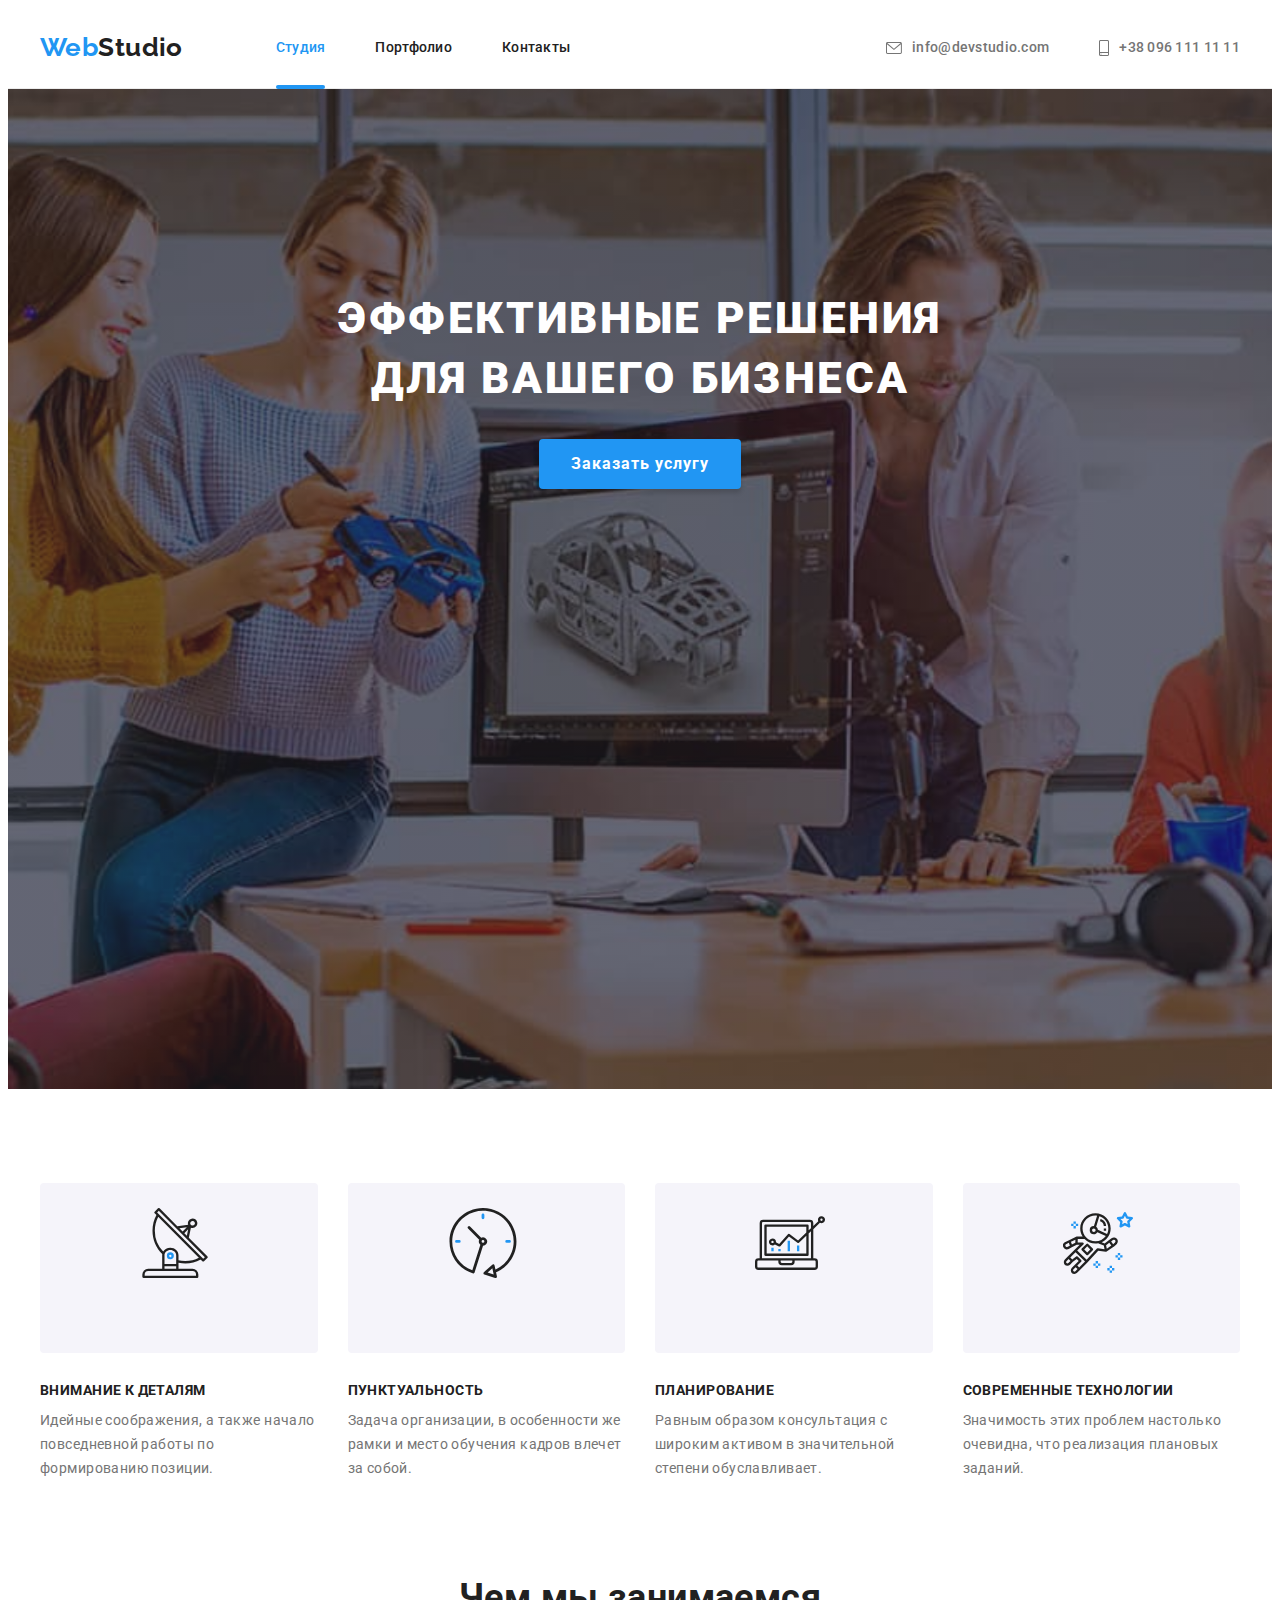
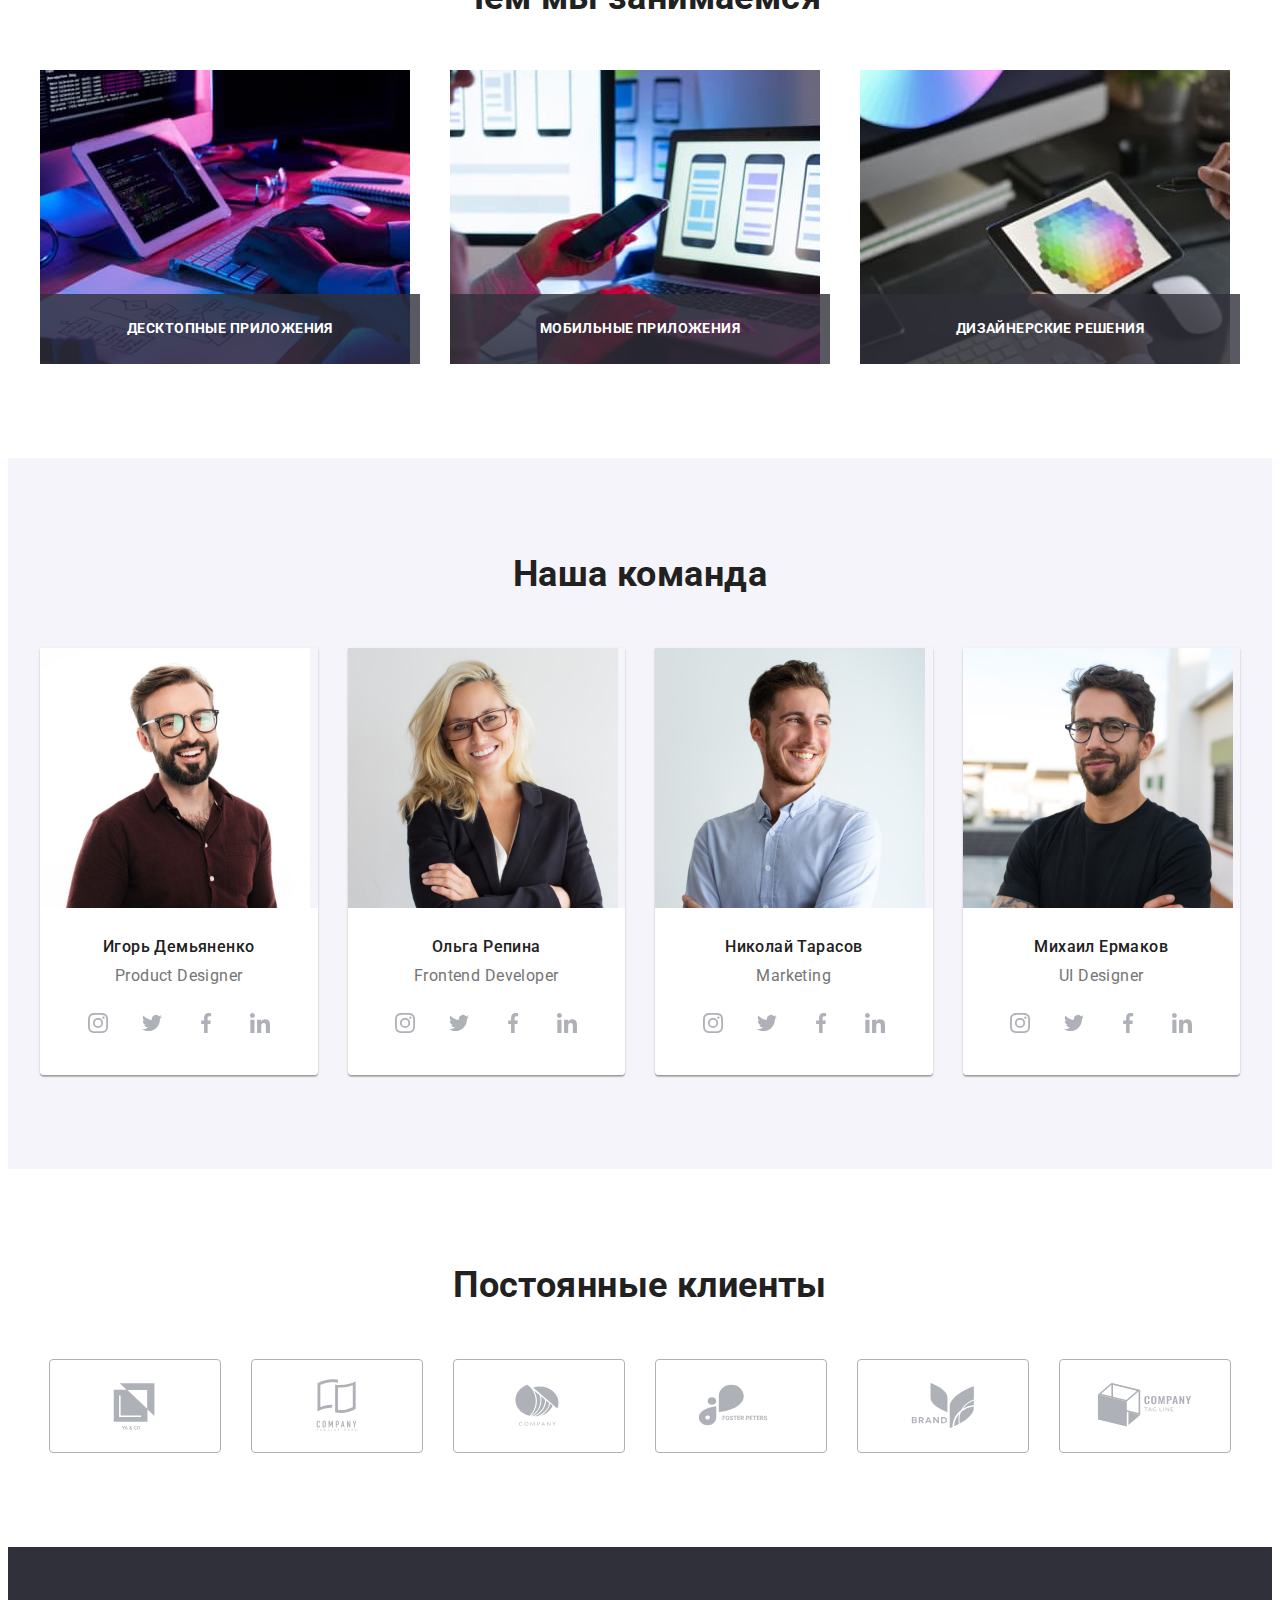
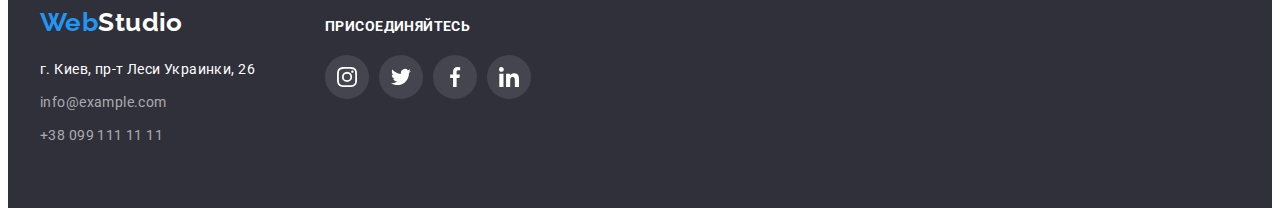
<file: index.html>
<!DOCTYPE html>
<html lang="ru">
  <head>
    <meta charset="UTF-8" />
    <meta http-equiv="X-UA-Compatible" content="IE=edge" />
    <meta name="viewport" content="width=device-width, initial-scale=1.0" />
    <title>WebStudio</title>
    <link
      href="https://fonts.googleapis.com/css2?family=Raleway:wght@700&family=Roboto:wght@400;500;700;900&display=swap"
      rel="stylesheet"
    />
    <link
      rel="stylesheet"
      href="https://cdnjs.cloudflare.com/ajax/libs/modern-normalize/1.1.0/modern-normalize.min.css"
      integrity="sha512-wpPYUAdjBVSE4KJnH1VR1HeZfpl1ub8YT/NKx4PuQ5NmX2tKuGu6U/JRp5y+Y8XG2tV+wKQpNHVUX03MfMFn9Q=="
      crossorigin="anonymous"
      referrerpolicy="no-referrer"
    />
    <link rel="stylesheet" href="./css/style.css" />
  </head>
  <body>
    <header class="page-header">
      <div class="container main-nav">
        <a href="./index.html" class="logo"><span class="logo-first-part">Web</span>Studio </a>
        <nav>
          <ul class="site-nav list">
            <li class="item"><a class="link current" href="./index.html">Студия</a></li>
            <li class="item"><a class="link" href="./portfolio.html">Портфолио</a></li>
            <li class="item"><a class="link" href="">Контакты</a></li>
          </ul>
        </nav>

        <ul class="contacts-nav list">
          <li class="item">
            <a class="link" href="mailto:info@devstudio.com">
              <svg class="contacts-icon" width="16" height="12">
                <use href="./images/icons.svg#icon-envelope"></use>
              </svg>
              info@devstudio.com</a
            >
          </li>
          <li class="item">
            <a class="link" href="tel:+380961111111">
              <svg class="contacts-icon" width="10" height="16">
                <use href="./images/icons.svg#icon-smartphone"></use>
              </svg>
              +38 096 111 11 11</a
            >
          </li>
        </ul>
      </div>
    </header>

    <main>
      <!-- Герой -->
      <section class="hero">
        <div class="container">
          <h1 class="hero-title">Эффективные решения для вашего бизнеса</h1>
          <button type="button" class="button primery" data-modal-open>Заказать услугу</button>
        </div>
      </section>

      <!-- Наши преимущества -->

      <section class="section">
        <div class="container">
          <h2 class="section-title visually-hidden">Наши преимущества</h2>
          <ul class="features list">
            <li class="item">
              <div class="features-thumb">
                <svg class="icon-antenna" width="70" height="70">
                  <use href="./images/icons.svg#icon-antenna"></use>
                </svg>
              </div>

              <h3 class="title">Внимание к деталям</h3>
              <p class="text">
                Идейные соображения, а также начало повседневной работы по формированию позиции.
              </p>
            </li>

            <li class="item">
              <div class="features-thumb">
                <svg class="icon-clock" width="70" height="70">
                  <use href="./images/icons.svg#icon-clock"></use>
                </svg>
              </div>
              <h3 class="title">Пунктуальность</h3>
              <p class="text">
                Задача организации, в особенности же рамки и место обучения кадров влечет за собой.
              </p>
            </li>

            <li class="item">
              <div class="features-thumb">
                <svg class="icon-diagram" width="70" height="70">
                  <use href="./images/icons.svg#icon-diagram"></use>
                </svg>
              </div>
              <h3 class="title">Планирование</h3>
              <p class="text">
                Равным образом консультация с широким активом в значительной степени обуславливает.
              </p>
            </li>

            <li class="item">
              <div class="features-thumb">
                <svg class="icon-astronaut" width="70" height="70">
                  <use href="./images/icons.svg#icon-astronaut"></use>
                </svg>
              </div>
              <h3 class="title">Современные технологии</h3>
              <p class="text">
                Значимость этих проблем настолько очевидна, что реализация плановых заданий.
              </p>
            </li>
          </ul>
        </div>
      </section>
      <!-- Чем мы занимаемся -->
      <section class="our-work section">
        <div class="container">
          <h2 class="section-title">Чем мы занимаемся</h2>
          <ul class="our-work-list list">
            <li class="item">
              <img
                src="./images/img1.jpg"
                alt="Человеческие руки, печатающие код на клавиатере перед экраном монитора"
                width="370"
                height="294"
                class="our-work-img"
              />

              <p class="our-work-text">Десктопные приложения</p>
            </li>

            <li class="item">
              <img
                src="./images/img2.jpg"
                alt="Человек, смотрящий на экран ноутбука и смартфона, который держит в руке. На экране ноутбука изображен макет мобильного приложения "
                width="370"
                height="294"
                class="our-work-img"
              />
              <p class="our-work-text">Мобильные приложения</p>
            </li>

            <li class="item">
              <img
                src="./images/img3.jpg"
                alt="Человеческие руки, держащие планшет. На планшете изображена цветовая палитра"
                width="370"
                height="294"
                class="our-work-img"
              />
              <p class="our-work-text">Дизайнерские решения</p>
            </li>
          </ul>
        </div>
      </section>
      <!-- Наша команда -->
      <section class="section team">
        <div class="container">
          <h2 class="section-title">Наша команда</h2>

          <ul class="our-team list">
            <li class="item">
              <img
                src="./images/igor.jpg"
                alt="Фото Игоря Демьяненко"
                width="270"
                height="260"
                class="our-team-img"
              />

              <div class="our-team-content">
                <h3 class="title">Игорь Демьяненко</h3>
                <p lang="en" class="text">Product Designer</p>

                <ul class="social-list list">
                  <li class="item">
                    <a href="" class="social-link link">
                      <svg class="social-icon" width="20" height="20">
                        <use href="./images/icons.svg#icon-instagram"></use>
                      </svg>
                    </a>
                  </li>
                  <li class="item">
                    <a href="" class="social-link link">
                      <svg class="social-icon" width="20" height="20">
                        <use href="./images/icons.svg#icon-twitter"></use>
                      </svg>
                    </a>
                  </li>
                  <li class="item">
                    <a href="" class="social-link link">
                      <svg class="social-icon" width="20" height="20">
                        <use href="./images/icons.svg#icon-facebook"></use>
                      </svg>
                    </a>
                  </li>
                  <li class="item">
                    <a href="" class="social-link link">
                      <svg class="social-icon" width="20" height="20">
                        <use href="./images/icons.svg#icon-linkedin"></use>
                      </svg>
                    </a>
                  </li>
                </ul>
              </div>
            </li>

            <li class="item">
              <img
                src="./images/olga.jpg"
                alt="Фото Ольги Репиной"
                width="270"
                height="260"
                class="our-team-img"
              />
              <div class="our-team-content">
                <h3 class="title">Ольга Репина</h3>
                <p lang="en" class="text">Frontend Developer</p>

                <ul class="social-list list">
                  <li class="item">
                    <a href="" class="social-link link">
                      <svg class="social-icon" width="20" height="20">
                        <use href="./images/icons.svg#icon-instagram"></use>
                      </svg>
                    </a>
                  </li>
                  <li class="item">
                    <a href="" class="social-link link">
                      <svg class="social-icon" width="20" height="20">
                        <use href="./images/icons.svg#icon-twitter"></use>
                      </svg>
                    </a>
                  </li>
                  <li class="item">
                    <a href="" class="social-link link">
                      <svg class="social-icon" width="20" height="20">
                        <use href="./images/icons.svg#icon-facebook"></use>
                      </svg>
                    </a>
                  </li>
                  <li class="item">
                    <a href="" class="social-link link">
                      <svg class="social-icon" width="20" height="20">
                        <use href="./images/icons.svg#icon-linkedin"></use>
                      </svg>
                    </a>
                  </li>
                </ul>
              </div>
            </li>

            <li class="item">
              <img
                src="./images/nikolay.jpg"
                alt="Фото Николая Тарасова"
                width="270"
                height="260"
                class="our-team-img"
              />
              <div class="our-team-content">
                <h3 class="title">Николай Тарасов</h3>
                <p lang="en" class="text">Marketing</p>

                <ul class="social-list list">
                  <li class="item">
                    <a href="" class="social-link link">
                      <svg class="social-icon" width="20" height="20">
                        <use href="./images/icons.svg#icon-instagram"></use>
                      </svg>
                    </a>
                  </li>
                  <li class="item">
                    <a href="" class="social-link link">
                      <svg class="social-icon" width="20" height="20">
                        <use href="./images/icons.svg#icon-twitter"></use>
                      </svg>
                    </a>
                  </li>
                  <li class="item">
                    <a href="" class="social-link link">
                      <svg class="social-icon" width="20" height="20">
                        <use href="./images/icons.svg#icon-facebook"></use>
                      </svg>
                    </a>
                  </li>
                  <li class="item">
                    <a href="" class="social-link link">
                      <svg class="social-icon" width="20" height="20">
                        <use href="./images/icons.svg#icon-linkedin"></use>
                      </svg>
                    </a>
                  </li>
                </ul>
              </div>
            </li>

            <li class="item">
              <img
                src="./images/michail.jpg"
                alt="Фото Михаила Ермакова"
                width="270"
                height="260"
                class="our-team-img"
              />
              <div class="our-team-content">
                <h3 class="title">Михаил Ермаков</h3>
                <p lang="en" class="text">UI Designer</p>

                <ul class="social-list list">
                  <li class="item">
                    <a href="" class="social-link link">
                      <svg class="social-icon" width="20" height="20">
                        <use href="./images/icons.svg#icon-instagram"></use>
                      </svg>
                    </a>
                  </li>
                  <li class="item">
                    <a href="" class="social-link link">
                      <svg class="social-icon" width="20" height="20">
                        <use href="./images/icons.svg#icon-twitter"></use>
                      </svg>
                    </a>
                  </li>
                  <li class="item">
                    <a href="" class="social-link link">
                      <svg class="social-icon" width="20" height="20">
                        <use href="./images/icons.svg#icon-facebook"></use>
                      </svg>
                    </a>
                  </li>
                  <li class="item">
                    <a href="" class="social-link link">
                      <svg class="social-icon" width="20" height="20">
                        <use href="./images/icons.svg#icon-linkedin"></use>
                      </svg>
                    </a>
                  </li>
                </ul>
              </div>
            </li>
          </ul>
        </div>
      </section>

      <!-- Постоянные клиенты -->
      <section class="clients section">
        <div class="container">
          <h2 class="section-title">Постоянные клиенты</h2>
          <ul class="clients-list list">
            <li class="item">
              <a class="clients-link link" href="">
                <svg class="clients-icon" width="106" height="60">
                  <use href="./images/icons.svg#icon-client1"></use>
                </svg>
              </a>
            </li>
            <li class="item">
              <a class="clients-link link" href="">
                <svg class="clients-icon" width="106" height="60">
                  <use href="./images/icons.svg#icon-client2"></use>
                </svg>
              </a>
            </li>
            <li class="item">
              <a class="clients-link link" href="">
                <svg class="clients-icon" width="106" height="60">
                  <use href="./images/icons.svg#icon-client3"></use>
                </svg>
              </a>
            </li>
            <li class="item">
              <a class="clients-link link" href="">
                <svg class="clients-icon" width="106" height="60">
                  <use href="./images/icons.svg#icon-client4"></use>
                </svg>
              </a>
            </li>
            <li class="item">
              <a class="clients-link link" href="">
                <svg class="clients-icon" width="106" height="60">
                  <use href="./images/icons.svg#icon-client5"></use>
                </svg>
              </a>
            </li>
            <li class="item">
              <a class="clients-link link" href="">
                <svg class="clients-icon" width="106" height="60">
                  <use href="./images/icons.svg#icon-client6"></use>
                </svg>
              </a>
            </li>
          </ul>
        </div>
      </section>
    </main>

    <!-- Футтер -->
    <footer class="footer">
      <div class="container">
        <div class="container-address">
          <a href="./index.html" class="logo footer"
            ><span class="logo-first-part">Web</span><span class="logo-second-part">Studio</span></a
          >
          <address class="address-list">
            <ul class="contacts list">
              <li class="item">
                <a
                  class="link-adress"
                  href="https://goo.gl/maps/Mw3FFrCsqpgqJeCP6"
                  target="_blank"
                  rel="noopener noreferrer"
                >
                  г. Киев, пр-т Леси Украинки, 26
                </a>
              </li>
              <li class="item">
                <a class="link" href="mailto:info@example.com">info@example.com</a>
              </li>
              <li class="item">
                <a class="link" href="tel:+380991111111">+38 099 111 11 11 </a>
              </li>
            </ul>
          </address>
        </div>

        <div class="container-join-us">
          <p class="text-join-us">присоединяйтесь</p>
          <ul class="social-list list">
            <li class="item">
              <a href="" class="social-link join-us link">
                <svg class="social-icon" width="20" height="20">
                  <use href="./images/icons.svg#icon-instagram"></use>
                </svg>
              </a>
            </li>
            <li class="item">
              <a href="" class="social-link join-us link">
                <svg class="social-icon" width="20" height="20">
                  <use href="./images/icons.svg#icon-twitter"></use>
                </svg>
              </a>
            </li>
            <li class="item">
              <a href="" class="social-link join-us link">
                <svg class="social-icon" width="20" height="20">
                  <use href="./images/icons.svg#icon-facebook"></use>
                </svg>
              </a>
            </li>
            <li class="item">
              <a href="" class="social-link join-us link">
                <svg class="social-icon" width="20" height="20">
                  <use href="./images/icons.svg#icon-linkedin"></use>
                </svg>
              </a>
            </li>
          </ul>
        </div>
      </div>
    </footer>

    <!-- Модальное окно -->
    <div class="backdrop is-hidden" data-modal>
      <div class="modal">
        <button type="button" class="button-close" data-modal-close>
          <svg class="icon-close" width="11" height="11">
            <use href="./images/icons.svg#icon-close"></use>
          </svg>
        </button>
      </div>
    </div>

    <script src="./js/modal.js"></script>
  </body>
</html>
</file>
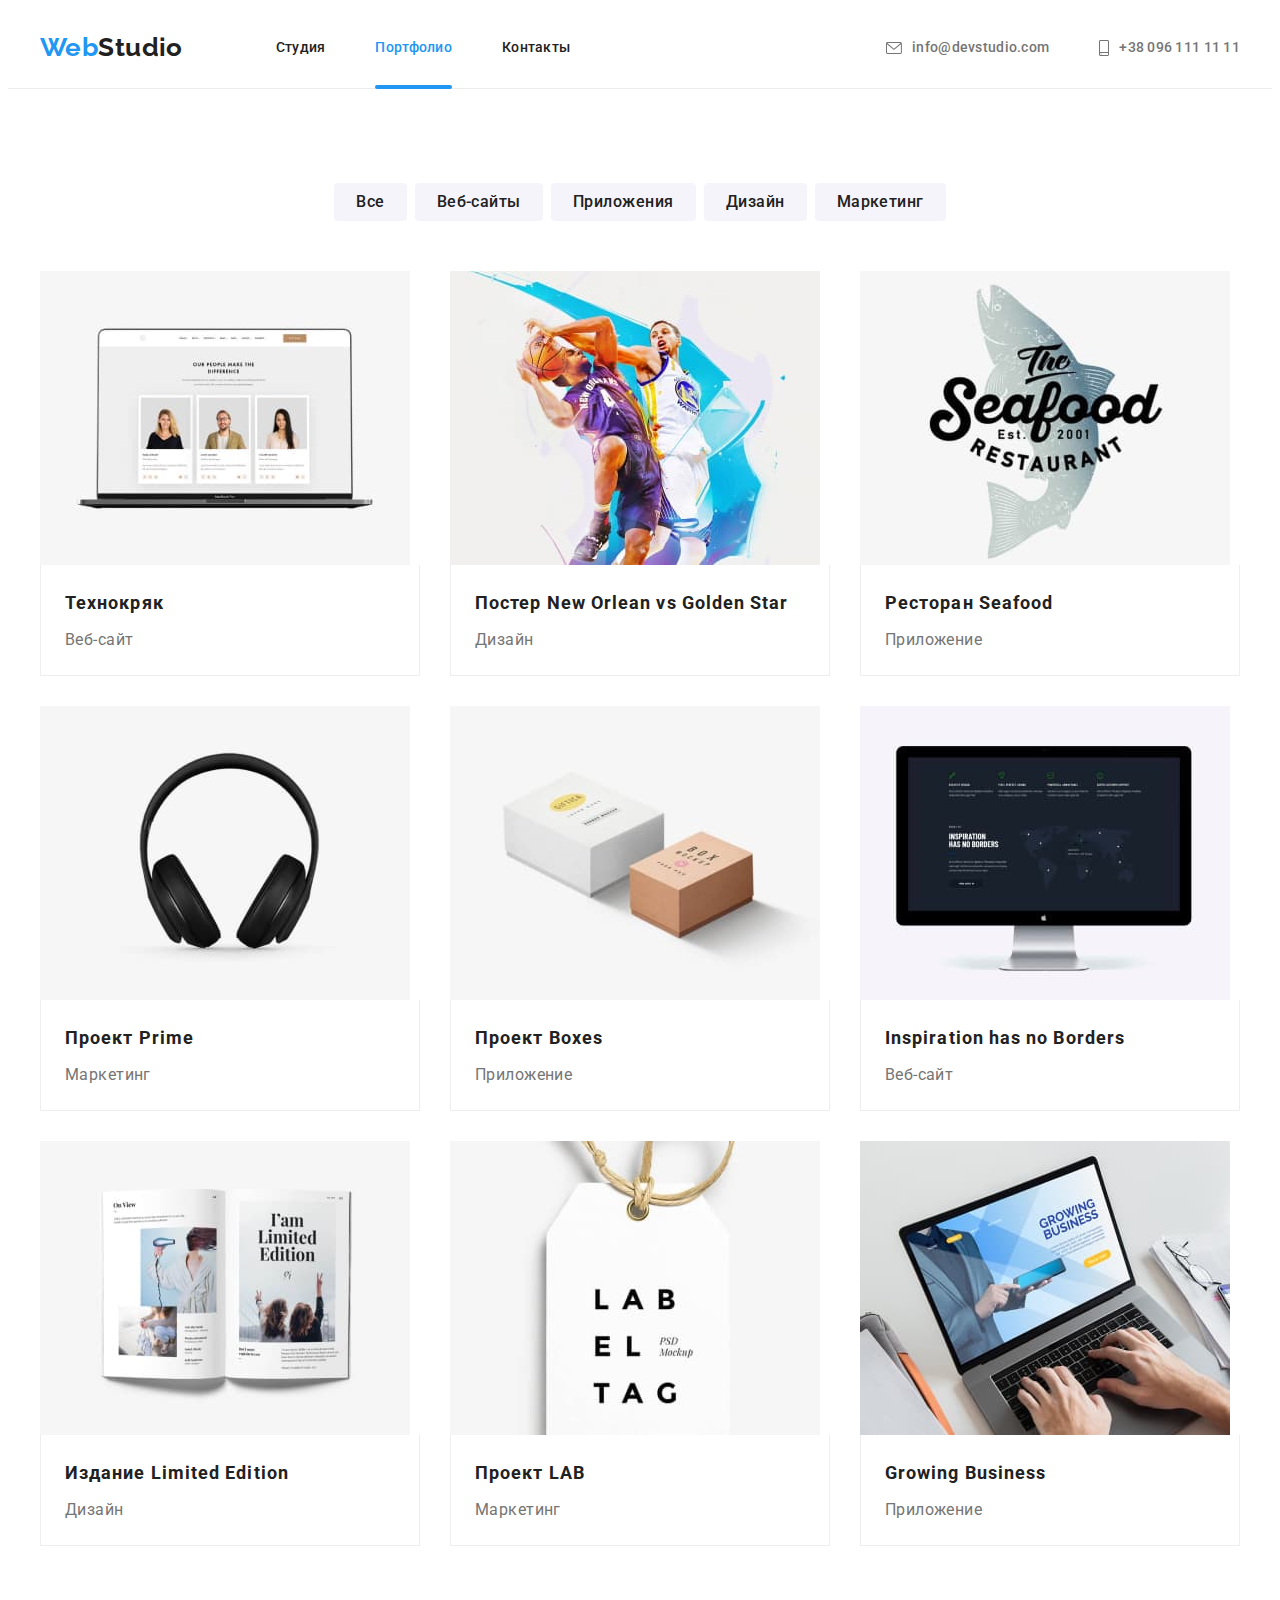
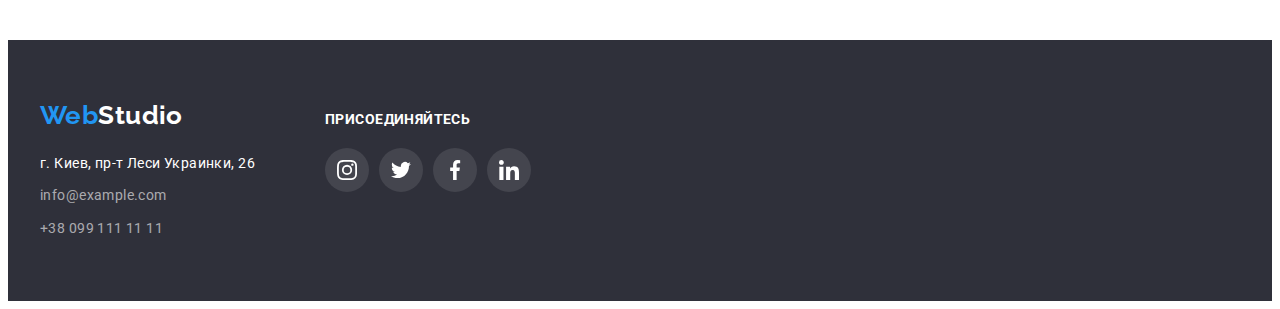
<file: portfolio.html>
<!DOCTYPE html>
<html lang="ru">
  <head>
    <meta charset="UTF-8" />
    <meta http-equiv="X-UA-Compatible" content="IE=edge" />
    <meta name="viewport" content="width=device-width, initial-scale=1.0" />
    <title>Портфолио</title>
    <link
      href="https://fonts.googleapis.com/css2?family=Raleway:wght@700&family=Roboto:wght@400;500;700;900&display=swap"
      rel="stylesheet"
    />
    <link
      rel="stylesheet"
      href="https://cdnjs.cloudflare.com/ajax/libs/modern-normalize/1.1.0/modern-normalize.min.css"
      integrity="sha512-wpPYUAdjBVSE4KJnH1VR1HeZfpl1ub8YT/NKx4PuQ5NmX2tKuGu6U/JRp5y+Y8XG2tV+wKQpNHVUX03MfMFn9Q=="
      crossorigin="anonymous"
      referrerpolicy="no-referrer"
    />
    <link rel="stylesheet" href="./css/style.css" />
  </head>
  <body>
    <header class="page-header">
      <div class="container main-nav">
        <a href="./index.html" class="logo"><span class="logo-first-part">Web</span>Studio </a>
        <nav>
          <ul class="site-nav list">
            <li class="item"><a class="link" href="./index.html">Студия</a></li>
            <li class="item"><a class="link current" href="./portfolio.html">Портфолио</a></li>
            <li class="item"><a class="link" href="">Контакты</a></li>
          </ul>
        </nav>

        <ul class="contacts-nav list">
          <li class="item">
            <a class="link" href="mailto:info@devstudio.com">
              <svg class="contacts-icon" width="16" height="12">
                <use href="./images/icons.svg#icon-envelope"></use>
              </svg>
              info@devstudio.com</a
            >
          </li>
          <li class="item">
            <a class="link" href="tel:+380961111111">
              <svg class="contacts-icon" width="10" height="16">
                <use href="./images/icons.svg#icon-smartphone"></use>
              </svg>
              +38 096 111 11 11</a
            >
          </li>
        </ul>
      </div>
    </header>
    <main>
      <section class="section">
        <div class="container">
          <h1 class="section-title visually-hidden">Наше портфолио</h1>

          <ul class="filter list">
            <li class="item">
              <button type="button" class="button secondary current">Все</button>
            </li>
            <li class="item">
              <button type="button" class="button secondary">Веб-сайты</button>
            </li>
            <li class="item">
              <button type="button" class="button secondary">Приложения</button>
            </li>
            <li class="item">
              <button type="button" class="button secondary">Дизайн</button>
            </li>
            <li class="item">
              <button type="button" class="button secondary">Маркетинг</button>
            </li>
          </ul>

          <ul class="work-list list">
            <li class="item">
              <a href="" class="work-link">
                <div class="work-thumb">
                  <img
                    src="./images/portfolio1.jpg"
                    alt="Экран монитора, на котором изображен пример сайта"
                    width="370"
                    height="294"
                    class="work-img"
                  />
                  <div class="overlay">
                    <p class="work-item-text">
                      Ресурс предлагает комплексные предложения с разным уровнем функционала и
                      сервисов. Все это позволит посетителю получить исчерпывающие сведения о
                      компании или частном лице.
                    </p>
                  </div>
                </div>
                <div class="work-content">
                  <h2 class="work-title">Технокряк</h2>
                  <p class="work-text">Веб-сайт</p>
                </div>
              </a>
            </li>

            <li class="item">
              <a href="" class="work-link">
                <div class="work-thumb">
                  <img
                    src="./images/portfolio2.jpg"
                    alt="Два баскетболиста играют с мячом"
                    width="370"
                    height="294"
                    class="work-img"
                  />
                  <div class="overlay">
                    <p class="work-item-text">
                      Ресурс предлагает комплексные предложения с разным уровнем функционала и
                      сервисов. Все это позволит посетителю получить исчерпывающие сведения о
                      компании или частном лице.
                    </p>
                  </div>
                </div>
                <div class="work-content">
                  <h2 class="work-title">Постер New Orlean vs Golden Star</h2>
                  <p class="work-text">Дизайн</p>
                </div>
              </a>
            </li>

            <li class="item">
              <a href="" class="work-link">
                <div class="work-thumb">
                  <img
                    src="./images/portfolio3.jpg"
                    alt="Логотип ресторана Seafood"
                    width="370"
                    height="294"
                    class="work-img"
                  />
                  <div class="overlay">
                    <p class="work-item-text">
                      Ресурс предлагает комплексные предложения с разным уровнем функционала и
                      сервисов. Все это позволит посетителю получить исчерпывающие сведения о
                      компании или частном лице.
                    </p>
                  </div>
                </div>
                <div class="work-content">
                  <h2 class="work-title">Ресторан Seafood</h2>
                  <p class="work-text">Приложение</p>
                </div>
              </a>
            </li>

            <li class="item">
              <a href="" class="work-link">
                <div class="work-thumb">
                  <img
                    src="./images/portfolio4.jpg"
                    alt="Наушники"
                    width="370"
                    height="294"
                    class="work-img"
                  />
                  <div class="overlay">
                    <p class="work-item-text">
                      Ресурс предлагает комплексные предложения с разным уровнем функционала и
                      сервисов. Все это позволит посетителю получить исчерпывающие сведения о
                      компании или частном лице.
                    </p>
                  </div>
                </div>

                <div class="work-content">
                  <h2 class="work-title">Проект Prime</h2>
                  <p class="work-text">Маркетинг</p>
                </div>
              </a>
            </li>

            <li class="item">
              <a href="" class="work-link">
                <div class="work-thumb">
                  <img
                    src="./images/portfolio5.jpg"
                    alt="Две коробки"
                    width="370"
                    height="294"
                    class="work-img"
                  />
                  <div class="overlay">
                    <p class="work-item-text">
                      Ресурс предлагает комплексные предложения с разным уровнем функционала и
                      сервисов. Все это позволит посетителю получить исчерпывающие сведения о
                      компании или частном лице.
                    </p>
                  </div>
                </div>

                <div class="work-content">
                  <h2 class="work-title">Проект Boxes</h2>
                  <p class="work-text">Приложение</p>
                </div>
              </a>
            </li>

            <li class="item">
              <a href="" class="work-link">
                <div class="work-thumb">
                  <img
                    src="./images/portfolio6.jpg"
                    alt="Экран монитора, на котором изображен сайт проекта"
                    width="370"
                    height="294"
                    class="work-img"
                  />
                  <div class="overlay">
                    <p class="work-item-text">
                      Ресурс предлагает комплексные предложения с разным уровнем функционала и
                      сервисов. Все это позволит посетителю получить исчерпывающие сведения о
                      компании или частном лице.
                    </p>
                  </div>
                </div>

                <div class="work-content">
                  <h2 class="work-title">Inspiration has no Borders</h2>
                  <p class="work-text">Веб-сайт</p>
                </div>
              </a>
            </li>

            <li class="item">
              <a href="" class="work-link">
                <div class="work-thumb">
                  <img
                    src="./images/porfolio7.jpg"
                    alt="Открытая книга, на страницах котрой картинки"
                    width="370"
                    height="294"
                    class="work-img"
                  />
                  <div class="overlay">
                    <p class="work-item-text">
                      Ресурс предлагает комплексные предложения с разным уровнем функционала и
                      сервисов. Все это позволит посетителю получить исчерпывающие сведения о
                      компании или частном лице.
                    </p>
                  </div>
                </div>

                <div class="work-content">
                  <h2 class="work-title">Издание Limited Edition</h2>
                  <p class="work-text">Дизайн</p>
                </div>
              </a>
            </li>

            <li class="item">
              <a href="" class="work-link">
                <div class="work-thumb">
                  <img
                    src="./images/porfolio8.jpg"
                    alt="Бирка с названием проекта"
                    width="370"
                    height="294"
                    class="work-img"
                  />
                  <div class="overlay">
                    <p class="work-item-text">
                      Ресурс предлагает комплексные предложения с разным уровнем функционала и
                      сервисов. Все это позволит посетителю получить исчерпывающие сведения о
                      компании или частном лице.
                    </p>
                  </div>
                </div>

                <div class="work-content">
                  <h2 class="work-title">Проект LAB</h2>
                  <p class="work-text">Маркетинг</p>
                </div>
              </a>
            </li>

            <li class="item">
              <a href="" class="work-link">
                <div class="work-thumb">
                  <img
                    src="./images/portfolio9.jpg"
                    alt="Человеческие руки, печатающие на клавиатуре ноутбука"
                    width="370"
                    height="294"
                    class="work-img"
                  />
                  <div class="overlay">
                    <p class="work-item-text">
                      Ресурс предлагает комплексные предложения с разным уровнем функционала и
                      сервисов. Все это позволит посетителю получить исчерпывающие сведения о
                      компании или частном лице.
                    </p>
                  </div>
                </div>

                <div class="work-content">
                  <h2 class="work-title">Growing Business</h2>
                  <p class="work-text">Приложение</p>
                </div>
              </a>
            </li>
          </ul>
        </div>
      </section>
    </main>
    <!-- Футтер -->
    <footer class="footer">
      <div class="container">
        <div class="container-address">
          <a href="./index.html" class="logo footer"
            ><span class="logo-first-part">Web</span><span class="logo-second-part">Studio</span></a
          >
          <address class="address-list">
            <ul class="contacts list">
              <li class="item">
                <a
                  class="link-adress"
                  href="https://goo.gl/maps/Mw3FFrCsqpgqJeCP6"
                  target="_blank"
                  rel="noopener noreferrer"
                >
                  г. Киев, пр-т Леси Украинки, 26
                </a>
              </li>
              <li class="item">
                <a class="link" href="mailto:info@example.com">info@example.com</a>
              </li>
              <li class="item">
                <a class="link" href="tel:+380991111111">+38 099 111 11 11 </a>
              </li>
            </ul>
          </address>
        </div>

        <div class="container-join-us">
          <p class="text-join-us">присоединяйтесь</p>
          <ul class="social-list list">
            <li class="item">
              <a href="" class="social-link join-us link">
                <svg class="social-icon" width="20" height="20">
                  <use href="./images/icons.svg#icon-instagram"></use>
                </svg>
              </a>
            </li>
            <li class="item">
              <a href="" class="social-link join-us link">
                <svg class="social-icon" width="20" height="20">
                  <use href="./images/icons.svg#icon-twitter"></use>
                </svg>
              </a>
            </li>
            <li class="item">
              <a href="" class="social-link join-us link">
                <svg class="social-icon" width="20" height="20">
                  <use href="./images/icons.svg#icon-facebook"></use>
                </svg>
              </a>
            </li>
            <li class="item">
              <a href="" class="social-link join-us link">
                <svg class="social-icon" width="20" height="20">
                  <use href="./images/icons.svg#icon-linkedin"></use>
                </svg>
              </a>
            </li>
          </ul>
        </div>
      </div>
    </footer>
  </body>
</html>
</file>
<file: css/style.css>
:root {
  --primery-text-color: #757575;
  --title-text-color: #212121;
  --accent-color: #2196f3;
  --primery-white-color: #fff;
  --secondary-bg-color: #f5f4fa;
  --bg-hero-futter: #2f303a;
  --complementary-color: #fff;
  --hover-color: #188ce8;
  --typical-time-function: cubic-bezier(0.4, 0, 0.2, 1);
}

body {
  background-color: var(--primery-white-color);
  color: var(--primery-text-color);

  font-family: Roboto, sans-serif;
  font-size: 14px;
  letter-spacing: 0.03em;
}

/* --------------------------------УТИЛИТЫ------------------------------- */
h1,
h2,
h3,
h4,
h5,
h6,
p {
  margin: 0;
  padding: 0;
}
img {
  display: block;
  max-width: 100%;
  height: auto;
}

.list {
  list-style: none;
  padding: 0;
  margin: 0;
}

.container {
  width: 1200px;
  padding-left: 15px;
  padding-right: 15px;
  margin-left: auto;
  margin-right: auto;
}

.section {
  padding-top: 94px;
  padding-bottom: 94px;
}

.section-title {
  margin-bottom: 50px;
  color: var(--title-text-color);

  font-size: 36px;
  line-height: 1.26;
  text-align: center;
}

.visually-hidden {
  position: absolute;
  width: 1px;
  height: 1px;
  margin: -1px;
  border: 0;
  padding: 0;

  white-space: nowrap;
  clip-path: inset(100%);
  clip: rect(0 0 0 0);
  overflow: hidden;
}

/* --------------------------------ХЕДЕР------------------------------- */

.page-header {
  border-bottom: 1px solid #ececec;
}

.main-nav {
  display: flex;
  align-items: center;
}

/* --------------------------------ЛОГОТИП------------------------------- */
.logo {
  display: block;
  padding-top: 24px;
  padding-bottom: 25px;
  margin-right: 93px;

  color: var(--title-text-color);

  font-family: Raleway, sans-serif;
  font-weight: 700;
  font-size: 26px;
  line-height: 1.2;
  text-decoration: none;
}

.logo-first-part {
  color: var(--accent-color);
}

.logo-second-part {
  color: var(--primery-white-color);
}
.logo.footer {
  display: block;
  padding-top: 0;
  padding-bottom: 0;
  margin-right: 0;
  margin-bottom: 20px;
}

/* --------------------------------НАВИГАЦИЯ В ШАПКЕ ПРОФИЛЯ------------------------------- */
.site-nav {
  display: flex;
}

.site-nav .item:not(:last-child) {
  margin-right: 50px;
}

.site-nav .link {
  display: block;
  padding-top: 32px;
  padding-bottom: 32px;

  color: var(--title-text-color);

  font-weight: 500;
  font-size: 14px;
  line-height: 1.14;
  letter-spacing: 0.02em;
  text-decoration: none;

  transition: color 250ms var(--typical-time-function);
}

.site-nav .link:hover,
.site-nav .link:focus {
  color: var(--accent-color);
}

.site-nav .link.current {
  position: relative;
  color: var(--accent-color);
}

.site-nav .link.current::after {
  position: absolute;
  left: 0;
  bottom: -1px;
  content: '';
  display: block;
  width: 100%;
  height: 4px;
  border-radius: 2px;
  background-color: var(--accent-color);
}
/* --------------------------------КОНТАКТЫ В ШАПКЕ ПРОФИЛЯ------------------------------- */
.contacts-nav {
  display: flex;
  margin-left: auto;
  align-items: center;
}

.contacts-nav .item:not(:last-child) {
  margin-right: 50px;
}

.contacts-nav .link {
  display: flex;
  align-items: center;
  padding-top: 32px;
  padding-bottom: 32px;

  color: var(--primery-text-color);

  font-weight: 500;
  font-size: 14px;
  line-height: 1.14;
  letter-spacing: 0.02em;
  text-decoration: none;

  transition: color 250ms var(--typical-time-function);
}

.contacts-nav .link:hover,
.contacts-nav .link:focus {
  color: var(--accent-color);
}
.contacts-icon {
  margin-right: 10px;
  fill: currentColor;
}

/* --------------------------------ГЕРОЙ------------------------------- */

.hero {
  max-width: 1600px;
  height: 600px;
  margin: 0 auto;
  padding-top: 200px;
  padding-bottom: 200px;

  background-image: linear-gradient(to right, rgba(47, 48, 58, 0.4), rgba(47, 48, 58, 0.4)),
    url('../images/hero.jpeg');

  background-position: center;
  background-size: cover;
  background-repeat: no-repeat;
  background-color: var(--bg-hero-futter);
  text-align: center;
}
.hero-title {
  margin-bottom: 30px;
  margin-left: auto;
  margin-right: auto;
  width: 696px;

  color: var(--primery-white-color);

  font-weight: 900;
  font-size: 44px;
  line-height: 1.36;
  letter-spacing: 0.06em;
  text-transform: uppercase;
}

/* --------------------------------СЕКЦИИ------------------------------- */

/* --------------------------------НАШИ ПРЕИМУЩЕСТВА------------------------------- */

.features {
  display: flex;
}

.features .item {
  margin-right: 30px;
  flex-basis: calc((100% - 90px) / 4);
}

.features .item:nth-child(4n) {
  margin-right: 0;
}

.features .title {
  margin-bottom: 10px;

  color: var(--title-text-color);

  font-size: 14px;
  line-height: 1.14;
  text-transform: uppercase;
}

.features .text {
  font-size: 14px;
  line-height: 1.71;
}

.features-thumb {
  height: 120px;
  padding: 25px 100px;
  margin-bottom: 30px;
  border-radius: 4px;
  background-color: var(--secondary-bg-color);
}

/* --------------------------------ЧЕМ МЫ ЗАНИМАЕМСЯ ------------------------------- */
.our-work.section {
  padding-top: 0;
}

.our-work-list {
  display: flex;
}

.our-work-list .item {
  position: relative;

  margin-right: 30px;
  flex-basis: calc((100% - 60px) / 3);
}

.our-work-list .item:nth-child(3n) {
  margin-right: 0;
}

.our-work-text {
  position: absolute;
  left: 0;
  bottom: 0;

  display: flex;
  justify-content: center;
  align-items: center;

  width: 100%;
  height: 70px;

  font-weight: 700;
  line-height: 1.14;
  text-align: center;
  text-transform: uppercase;

  color: var(--primery-white-color);
  background-color: rgba(47, 48, 58, 0.8);
}

/* --------------------------------НАША КОМАНДА------------------------------- */
.section.team {
  background-color: var(--secondary-bg-color);
}

.our-team {
  display: flex;
}

.our-team > .item {
  margin-right: 30px;
  flex-basis: calc((100% - 90px) / 4);
  border-radius: 0px 0px 4px 4px;
  overflow: hidden;
  box-shadow: 0px 1px 3px rgba(0, 0, 0, 0.12), 0px 1px 1px rgba(0, 0, 0, 0.14),
    0px 2px 1px rgba(0, 0, 0, 0.2);
}

.our-team .item:nth-child(4n) {
  margin-right: 0;
}

.our-team .title {
  margin-bottom: 10px;

  color: var(--title-text-color);

  font-weight: 500;
  font-size: 16px;
  line-height: 1.18;
}

.our-team .text {
  margin-bottom: 16px;
  font-size: 16px;
  line-height: 1.18;
}

.our-team-content {
  padding-top: 30px;
  padding-bottom: 30px;

  background-color: var(--primery-white-color);
  text-align: center;
}

.social-list {
  display: flex;
  justify-content: center;
}

.social-list .item:not(:last-child) {
  margin-right: 10px;
}

.social-link {
  display: flex;
  justify-content: center;
  align-items: center;
  width: 44px;
  height: 44px;
  border-radius: 50%;
  color: #afb1b8;

  transition: color 250ms var(--typical-time-function),
    background-color 250ms var(--typical-time-function);
}

.social-link:hover,
.social-link:focus {
  color: var(--primery-white-color);
  background-color: var(--accent-color);
}
.social-icon {
  fill: currentColor;
}
/* --------------------------------Постоянные клиенты------------------------------- */
.clients-list {
  display: flex;
  justify-content: center;
}

.clients-list .item:not(:last-child) {
  margin-right: 30px;
}
.clients-link {
  display: flex;
  justify-content: center;
  align-items: center;

  width: 170px;
  height: 92px;

  border: 1px solid #afb1b8;
  border-radius: 4px;
  color: #afb1b8;

  transition: color 250ms var(--typical-time-function),
    border-color 250ms var(--typical-time-function);
}

.clients-link:hover,
.clients-link:focus {
  color: var(--accent-color);
  border-color: var(--accent-color);
}

.clients-icon {
  fill: currentColor;
}

/* --------------------------------ФУТЕР------------------------------- */
.footer {
  padding-top: 60px;
  padding-bottom: 60px;

  background-color: var(--bg-hero-futter);
}

/* Контакты в футтере */
.contacts .item:not(:last-child) {
  margin-bottom: 9px;
}

.contacts .link-adress {
  color: var(--primery-white-color);

  font-style: normal;
  font-size: 14px;
  line-height: 1.71;
  text-decoration: none;

  transition: color 250ms var(--typical-time-function);
}

.contacts .link-adress:hover,
.contacts .link-adress:focus {
  color: var(--accent-color);
}

.contacts .link {
  color: rgba(255, 255, 255, 0.6);

  font-style: normal;
  font-size: 14px;
  line-height: 1.71;
  text-decoration: none;

  transition: color 250ms var(--typical-time-function);
}

.contacts .link:hover,
.contacts .link:focus {
  color: var(--accent-color);
}

.footer .container {
  display: flex;
  align-items: baseline;
}

.container-address {
  margin-right: 70px;
}

.text-join-us {
  margin-bottom: 20px;

  font-weight: 700;
  line-height: 1.14;
  text-transform: uppercase;

  color: var(--primery-white-color);
}

.social-link.join-us {
  color: var(--primery-white-color);
  background-color: rgba(255, 255, 255, 0.1);
}

.social-link.join-us:hover,
.social-link.join-us:focus {
  background-color: var(--accent-color);
}

/* --------------------------------КНОПКИ------------------------------- */
.button {
  border-radius: 4px;

  font-family: inherit;
  font-size: 16px;
  color: var(--title-text-color);
  background-color: var(--secondary-bg-color);
  cursor: pointer;
  border: none;
}

/* --------------------------------ГЛАВНАЯ КНОПКА - ЗАКАЗАТЬ УСЛУГУ------------------------------- */
.button.primery {
  padding: 10px 32px;

  color: var(--primery-white-color);
  background-color: var(--accent-color);
  box-shadow: 0px 4px 4px rgba(0, 0, 0, 0.15);

  font-weight: 700;
  line-height: 1.87;
  letter-spacing: 0.06em;

  transition: background-color 250ms var(--typical-time-function);
}

.button.primery:hover,
.button.primery:focus {
  background-color: var(--hover-color);
}

/* --------------------------------СТИЛИ ДЛЯ PORTFOLIO.HTML------------------------------- */

/* --------------------------------КНОПКИ НА PORTFOLIO.HTML ------------------------------- */
.button.secondary {
  padding: 6px 22px;

  color: var(--title-text-color);
  background-color: var(--secondary-bg-color);
  font-weight: 500;

  line-height: 1.62;
  letter-spacing: 0.03em;

  transition: color 250ms var(--typical-time-function),
    background-color 250ms var(--typical-time-function),
    box-shadow 250ms var(--typical-time-function);
}

.button.secondary:hover,
.button.secondary:focus {
  color: var(--primery-white-color);
  background-color: var(--accent-color);
  box-shadow: 0px 3px 1px rgba(0, 0, 0, 0.1), 0px 1px 2px rgba(0, 0, 0, 0.08),
    0px 2px 2px rgba(0, 0, 0, 0.12);
}

/* --------------------------------ФИЛЬТР------------------------------- */

.filter {
  display: flex;
  justify-content: center;
  margin-bottom: 50px;
}
.filter .item {
  margin-right: 8px;
}

.filter .item:last-child {
  margin-right: 0;
}

/* --------------------------------СЕКЦИЯ ПРИМЕРЫ РАБОТ------------------------------- */
.work-list {
  display: flex;
  flex-wrap: wrap;
  margin-bottom: -30px;
  margin-right: -30px;
}

.work-list .item {
  margin-right: 30px;
  margin-bottom: 30px;
  flex-basis: calc(100% / 3 - 30px);
}

.work-link {
  display: block;
  text-decoration: none;

  transition: box-shadow 250ms var(--typical-time-function);
}

.work-link:hover,
.work-link:focus {
  box-shadow: 0px 1px 1px rgba(0, 0, 0, 0.12), 0px 4px 4px rgba(0, 0, 0, 0.06),
    1px 4px 6px rgba(0, 0, 0, 0.16);
}

.work-thumb {
  position: relative;
  display: flex;
  overflow: hidden;
}

.work-thumb .overlay {
  position: absolute;
  top: 0;
  left: 0;
  display: flex;
  justify-content: center;
  align-items: center;

  width: 100%;
  height: 100%;
  background-color: rgba(33, 150, 243, 0.9);

  transform: translateY(100%);
  transition: transform 250ms var(--typical-time-function);
}

.work-link:hover .overlay,
.work-link:focus .overlay {
  transform: translateY(0);
}

.work-item-text {
  max-width: 322px;
  max-height: 168px;

  font-size: 18px;
  line-height: 1.56;
  letter-spacing: 0.03em;

  color: var(--primery-white-color);
}

.work-title {
  margin-bottom: 4px;

  color: var(--title-text-color);

  font-size: 18px;
  line-height: 2;
  letter-spacing: 0.06em;
}

.work-text {
  color: var(--primery-text-color);

  font-size: 16px;
  line-height: 1.88;
}

.work-content {
  padding: 20px 24px;
  border: 1px solid #eeeeee;
  border-top: none;
}

/* --------------------------------МОДАЛЬНОЕ ОКНО---------------------------------- */

.backdrop {
  position: fixed;
  top: 0;
  left: 0;

  width: 100%;
  height: 100%;

  background-color: rgba(0, 0, 0, 0.2);

  opacity: 1;
  transition: opacity 250ms var(--typical-time-function);
}

.backdrop.is-hidden {
  opacity: 0;
  pointer-events: none;
}

.backdrop.is-hidden .modal {
  transform: translate(-50%, -50%) scale(0.9);
}

.modal {
  position: absolute;
  top: 50%;
  left: 50%;

  width: 528px;
  height: 581px;

  background-color: var(--primery-white-color);
  box-shadow: 0px 1px 3px rgba(0, 0, 0, 0.12), 0px 1px 1px rgba(0, 0, 0, 0.14),
    0px 2px 1px rgba(0, 0, 0, 0.2);
  border-radius: 4px;

  transform: translate(-50%, -50%) scale(1);
  transition: transform 250ms var(--typical-time-function);
}

.button-close {
  position: absolute;
  top: 8px;
  right: 8px;

  display: flex;
  justify-content: center;
  align-items: center;
  width: 30px;
  height: 30px;
  border-radius: 50%;
  background: #ffffff;
  border: 1px solid rgba(0, 0, 0, 0.1);
  cursor: pointer;
}
</file>
